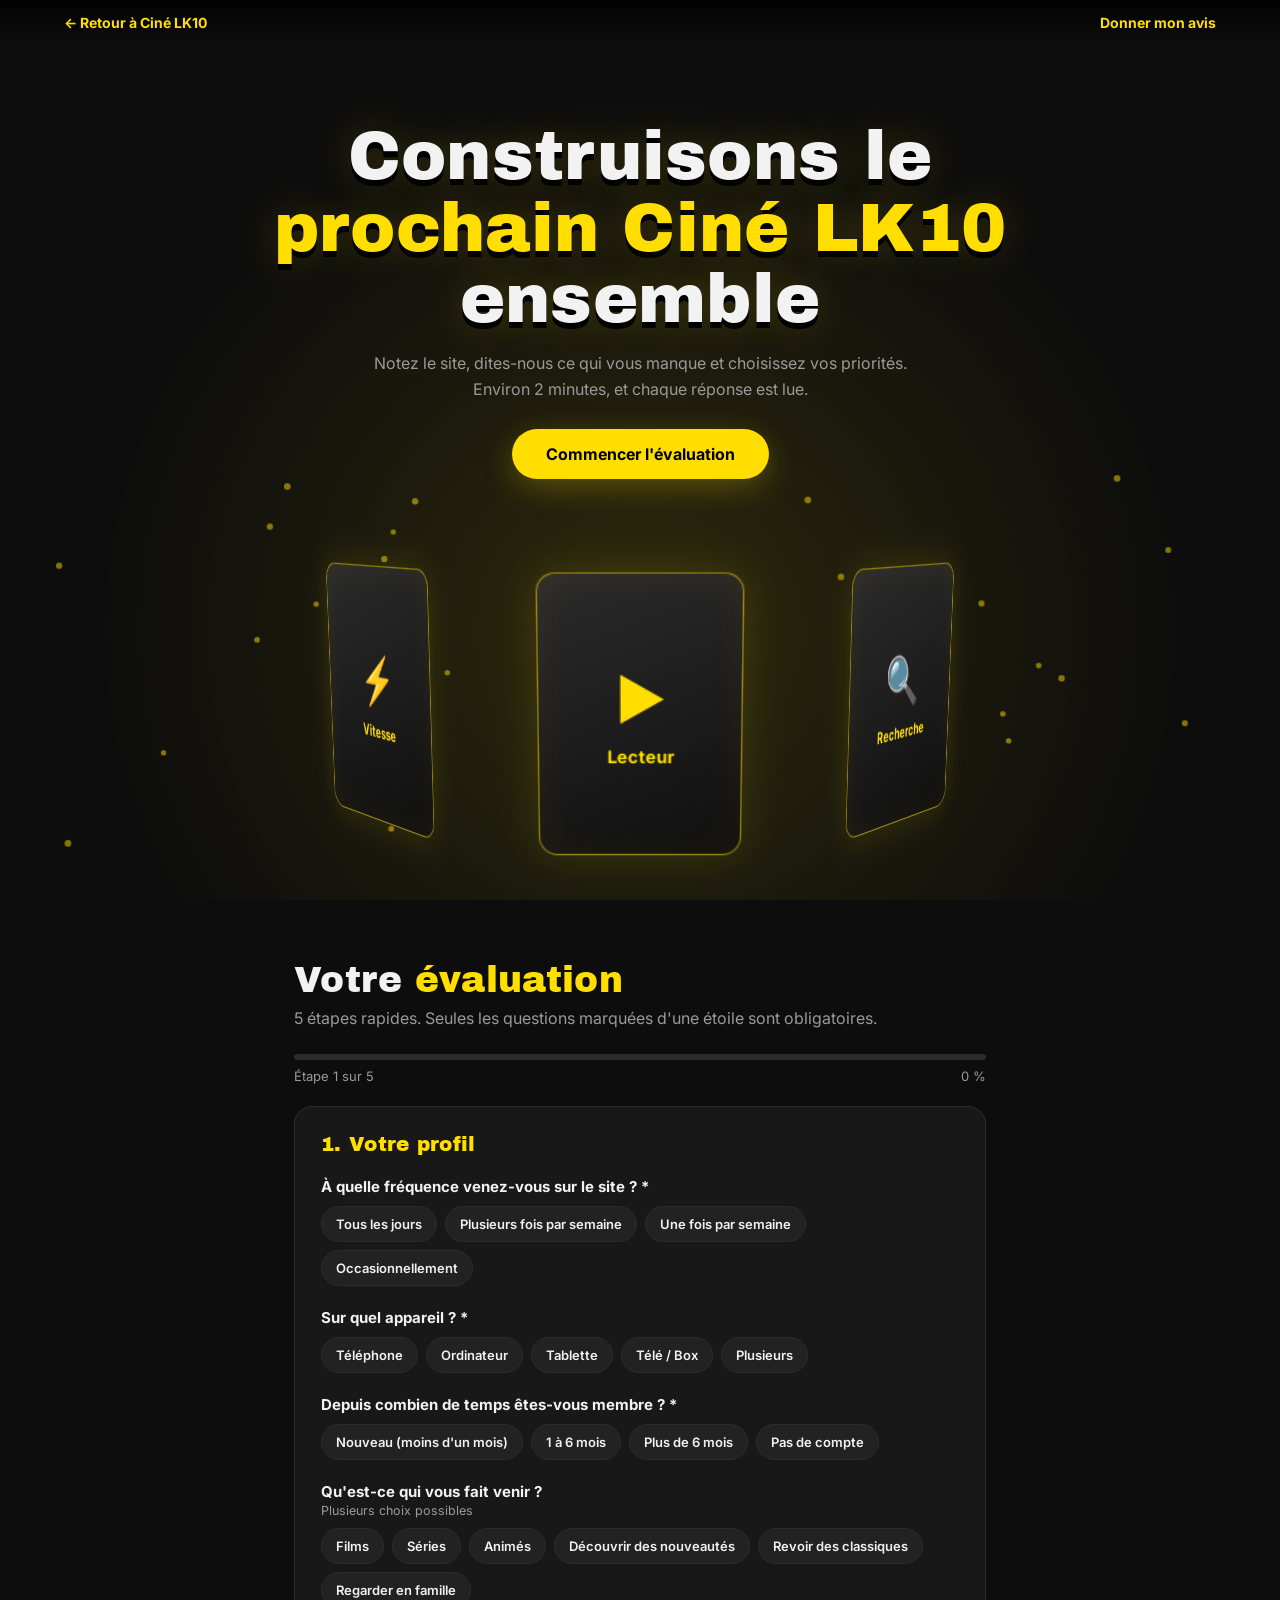
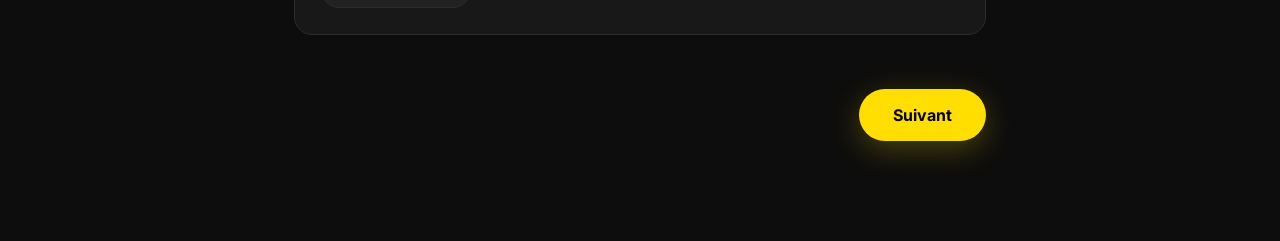
<file: suggestions.html>
<!DOCTYPE html>
<html lang="fr">
<head>
<meta charset="UTF-8">
<meta name="viewport" content="width=device-width, initial-scale=1, viewport-fit=cover">
<title>Ciné LK10 — Aidez-nous à améliorer le site</title>
<link rel="icon" type="image/png" href="asset/logolk10.png">
<link rel="preconnect" href="https://fonts.googleapis.com"><link rel="preconnect" href="https://fonts.gstatic.com" crossorigin>
<link href="https://fonts.googleapis.com/css2?family=Archivo+Black&family=Inter:wght@400;600;700&display=swap" rel="stylesheet">
<style>
:root{--y:#ffde00;--bg:#0d0d0d;--card:#181818;--line:#2c2c2c;--t:#f2f2f2;--g:#9a9a9a}
*{margin:0;padding:0;box-sizing:border-box}
html{scroll-behavior:smooth}
body{background:var(--bg);color:var(--t);font-family:Inter,Arial,sans-serif;overflow-x:hidden}
h1,h2,h3{font-family:'Archivo Black',Arial,sans-serif;font-weight:400;letter-spacing:.3px}
.top{position:fixed;top:0;left:0;right:0;z-index:20;display:flex;justify-content:space-between;align-items:center;padding:14px 5vw;background:linear-gradient(#000c,#0000)}
.top a{color:var(--y);text-decoration:none;font-weight:700;font-size:14px}
.hero{min-height:100vh;display:flex;flex-direction:column;align-items:center;justify-content:center;text-align:center;padding:90px 5vw 40px;position:relative;overflow:hidden;background:radial-gradient(ellipse at 50% 70%,#ffde0022,transparent 60%)}
.hero h1{font-size:clamp(30px,6vw,68px);line-height:1.05;max-width:900px;position:relative;z-index:2;text-shadow:0 6px 0 #000,0 0 40px #ffde0033}
.hero h1 span{color:var(--y)}
.hero p{color:var(--g);max-width:560px;margin:16px auto 26px;position:relative;z-index:2;line-height:1.6}
.btn{background:var(--y);color:#000;border:0;border-radius:40px;padding:15px 34px;font:700 16px Inter,sans-serif;cursor:pointer;transition:.25s;box-shadow:0 8px 30px #ffde0040;position:relative;z-index:2}
.btn:hover{transform:translateY(-3px) scale(1.04);box-shadow:0 14px 40px #ffde0066}
.btn.ghost{background:transparent;color:var(--y);border:1px solid var(--y);box-shadow:none}
.btn:disabled{opacity:.4;cursor:not-allowed;transform:none}
.scene{perspective:1100px;width:100%;height:340px;margin-top:10px;position:relative;z-index:1}
.tilt{width:100%;height:100%;transform-style:preserve-3d;transition:transform .15s ease-out;display:flex;align-items:center;justify-content:center}
.ring{position:relative;width:150px;height:210px;transform-style:preserve-3d;animation:spin 30s linear infinite;transform:rotateX(-8deg)}
@keyframes spin{to{transform:rotateX(-8deg) rotateY(360deg)}}
.c3{position:absolute;inset:0;border:1px solid #ffde0088;border-radius:14px;background:linear-gradient(160deg,#2b2b2b,#0f0f0f);transform:rotateY(calc(var(--i)*45deg)) translateZ(300px);display:flex;flex-direction:column;align-items:center;justify-content:center;gap:10px;font-weight:700;font-size:13px;color:var(--y);box-shadow:0 0 30px #ffde0022,inset 0 0 30px #ffde000d;backface-visibility:hidden}
.c3 b{font-size:40px}
.dots i{position:absolute;width:6px;height:6px;border-radius:50%;background:var(--y);opacity:.5;animation:fl 6s ease-in-out infinite}
@keyframes fl{50%{transform:translateY(-30px) translateZ(60px);opacity:1}}
.wrap{max-width:820px;margin:0 auto;padding:60px 5vw 100px}
.wrap>h2{font-size:clamp(24px,4vw,36px);margin-bottom:8px}.wrap>h2 span{color:var(--y)}
.sub{color:var(--g);margin-bottom:26px}
.bar{height:6px;background:var(--line);border-radius:6px;overflow:hidden;margin-bottom:8px}
.bar i{display:block;height:100%;width:0;background:var(--y);transition:width .5s;box-shadow:0 0 14px var(--y)}
.stepinfo{display:flex;justify-content:space-between;color:var(--g);font-size:13px;margin-bottom:22px}
.step{display:none;background:var(--card);border:1px solid var(--line);border-radius:18px;padding:26px}
.step.on{display:block;animation:in .5s cubic-bezier(.2,.8,.2,1)}
@keyframes in{from{opacity:0;transform:perspective(900px) rotateY(14deg) translateX(40px)}}
.step h3{font-size:20px;margin-bottom:4px;color:var(--y)}
.q{margin-top:22px;font-weight:700;font-size:15px}.q small{display:block;color:var(--g);font-weight:400;margin-top:2px}
.chips{display:flex;flex-wrap:wrap;gap:8px;margin-top:10px}
.chip{background:#222;border:1px solid var(--line);color:var(--t);padding:9px 14px;border-radius:30px;font:600 13px Inter,sans-serif;cursor:pointer;transition:.2s}
.chip:hover{border-color:var(--y);transform:translateY(-2px)}
.chip.on{background:var(--y);color:#000;border-color:var(--y)}
.rate{display:flex;align-items:center;justify-content:space-between;gap:10px;padding:11px 0;border-bottom:1px solid var(--line);flex-wrap:wrap}
.rate span{font-size:14px}.stars{display:flex;gap:4px}
.stars button{background:none;border:0;font-size:26px;color:#444;cursor:pointer;transition:.15s}
.stars button.on,.stars button.hv{color:var(--y);transform:scale(1.15)}
.cat{margin-top:22px;color:var(--y);font-weight:700;font-size:14px;text-transform:uppercase;letter-spacing:1px}
textarea,input[type=text],input[type=email]{width:100%;background:#0f0f0f;border:1px solid var(--line);border-radius:10px;color:var(--t);padding:12px;font:14px Inter,sans-serif;margin-top:10px;outline:0;resize:vertical}
textarea:focus,input:focus{border-color:var(--y)}
.nps{display:flex;gap:5px;flex-wrap:wrap;margin-top:10px}
.nps button{flex:1;min-width:34px;padding:10px 0;background:#222;border:1px solid var(--line);border-radius:8px;color:var(--t);font-weight:700;cursor:pointer}
.nps button.on{background:var(--y);color:#000}
.nav{display:flex;justify-content:space-between;margin-top:26px;gap:10px}
.err{color:#ff6b5e;font-size:13px;margin-top:12px;min-height:16px}
.hp{position:absolute;left:-9999px}
.done{display:none;text-align:center;padding:50px 20px;background:var(--card);border:1px solid var(--y);border-radius:18px}
.done .ok{font-size:70px;animation:pop .7s cubic-bezier(.2,1.6,.4,1)}
@keyframes pop{from{transform:scale(0) rotate(-90deg)}}
.cnt{color:var(--g);font-size:13px;margin-top:6px}
@media(max-width:640px){.c3{transform:rotateY(calc(var(--i)*45deg)) translateZ(200px)}.ring{width:110px;height:160px}.scene{height:260px}.step{padding:18px}}
@media(prefers-reduced-motion:reduce){*{animation:none!important;transition:none!important}}
</style>
</head>
<body>
<div class="top"><a href="index.html">← Retour à Ciné LK10</a><a href="#form">Donner mon avis</a></div>

<section class="hero">
  <h1>Construisons le <span>prochain Ciné LK10</span> ensemble</h1>
  <p>Notez le site, dites-nous ce qui vous manque et choisissez vos priorités. Environ 2 minutes, et chaque réponse est lue.</p>
  <button class="btn" onclick="document.getElementById('form').scrollIntoView()">Commencer l'évaluation</button>
  <div class="scene"><div class="tilt" id="tilt">
    <div class="dots" id="dots"></div>
    <div class="ring">
      <div class="c3" style="--i:0"><b>▶️</b>Lecteur</div><div class="c3" style="--i:1"><b>🔍</b>Recherche</div>
      <div class="c3" style="--i:2"><b>🎬</b>Catalogue</div><div class="c3" style="--i:3"><b>📱</b>Mobile</div>
      <div class="c3" style="--i:4"><b>🎨</b>Design</div><div class="c3" style="--i:5"><b>👥</b>Social</div>
      <div class="c3" style="--i:6"><b>🔔</b>Alertes</div><div class="c3" style="--i:7"><b>⚡</b>Vitesse</div>
    </div>
  </div></div>
</section>

<main class="wrap" id="form">
  <h2>Votre <span>évaluation</span></h2>
  <p class="sub">5 étapes rapides. Seules les questions marquées d'une étoile sont obligatoires.</p>
  <div class="bar"><i id="pb"></i></div>
  <div class="stepinfo"><span id="sl">Étape 1 sur 5</span><span id="sp">0 %</span></div>
  <input class="hp" id="website" tabindex="-1" autocomplete="off">

  <section class="step on" data-s="0">
    <h3>1. Votre profil</h3>
    <div class="q">À quelle fréquence venez-vous sur le site ? *</div><div class="chips" data-k="freq" data-m="1"></div>
    <div class="q">Sur quel appareil ? *</div><div class="chips" data-k="device" data-m="1"></div>
    <div class="q">Depuis combien de temps êtes-vous membre ? *</div><div class="chips" data-k="senior" data-m="1"></div>
    <div class="q">Qu'est-ce qui vous fait venir ? <small>Plusieurs choix possibles</small></div><div class="chips" data-k="uses"></div>
  </section>

  <section class="step" data-s="1">
    <h3>2. Notez le site actuel</h3><p class="sub" style="margin:4px 0 0">1 = à revoir, 5 = excellent *</p>
    <div id="rates"></div>
  </section>

  <section class="step" data-s="2">
    <h3>3. Ce que vous aimeriez voir</h3><p class="sub" style="margin:4px 0 0">Cochez tout ce qui vous plairait, minimum 3 *<br>Les fonctions déjà présentes (filtres, Top 10, nouveautés, sagas…) ne sont pas listées : la 1re catégorie propose de les améliorer.</p>
    <div id="ideas"></div><div class="cnt" id="ic">0 sélectionnée</div>
  </section>

  <section class="step" data-s="3">
    <h3>4. Vos priorités</h3>
    <div class="q">Votre top 3 parmi vos choix * <small>Les plus importants pour vous, dans l'ordre de clic</small></div>
    <div class="chips" id="prio"></div><div class="cnt" id="pc">0 / 3</div>
    <div class="q">Qu'est-ce qui vous a agacé ou bloqué sur le site ?</div><textarea id="pain" rows="3" maxlength="1200" placeholder="Bug, lenteur, page confuse, vidéo qui ne charge pas..."></textarea>
    <div class="q">Votre idée la plus folle ?</div><textarea id="idea" rows="3" maxlength="1200" placeholder="Rien n'est trop fou."></textarea>
    <div class="q">Recommanderiez-vous Ciné LK10 à un ami ? * <small>0 = jamais, 10 = sans hésiter</small></div><div class="nps" id="nps"></div>
  </section>

  <section class="step" data-s="4">
    <h3>5. Dernière étape</h3>
    <div class="q">Un mot de plus ? <small>Facultatif</small></div><textarea id="extra" rows="3" maxlength="1200"></textarea>
    <div class="q">Pseudo <small>Facultatif</small></div><input type="text" id="pseudo" maxlength="40">
    <div class="q">Email <small>Facultatif, pour vous prévenir quand votre idée est réalisée</small></div><input type="email" id="email" maxlength="120">
  </section>

  <div class="err" id="err"></div>
  <div class="nav"><button class="btn ghost" id="prev" onclick="go(-1)">Précédent</button><button class="btn" id="next" onclick="go(1)">Suivant</button></div>

  <div class="done" id="done"><div class="ok">🎬</div><h2 style="margin:14px 0 8px">Merci !</h2><p class="sub">Votre évaluation est bien reçue. Elle va servir à améliorer Ciné LK10.</p><a href="index.html"><button class="btn">Retour au site</button></a></div>
</main>

<script>
const API_URL='https://backend-cin-lk10.onrender.com';
const T0=Date.now();
const OPT={
 freq:['Tous les jours','Plusieurs fois par semaine','Une fois par semaine','Occasionnellement'],
 device:['Téléphone','Ordinateur','Tablette','Télé / Box','Plusieurs'],
 senior:['Nouveau (moins d\'un mois)','1 à 6 mois','Plus de 6 mois','Pas de compte'],
 uses:['Films','Séries','Animés','Découvrir des nouveautés','Revoir des classiques','Regarder en famille']
};
const RATES=['Design général','Rapidité de chargement','Choix du catalogue','Recherche et filtres','Lecteur vidéo','Confort sur mobile','Clarté de la navigation','Inscription / connexion','Wishboard (demandes)','Notifications'];
const IDEAS={
 '🛠️ Améliorer l\'existant':['Filtres combinables (plusieurs genres + durée)','Filtre VF / VOSTFR','Filtre par plateforme (Netflix, Prime…)','Top 10 par genre ou par semaine','Recherche avec suggestions et tolérance aux fautes','Fiche film plus complète (durée, réalisateur)','Lien de secours si une source ne marche plus','Avis avec likes et réponses','Suivi plus clair de mes demandes Wishboard','Historique triable et effaçable'],
 '🎞️ Lecteur':['Épisode suivant automatique','Reprise à la minute exacte','Sauter l\'intro / générique','Raccourcis clavier','Mode cinéma (lumières éteintes)','Lecture en fenêtre flottante','Épisodes déjà vus marqués','Mémoriser ma langue VF / VOSTFR'],
 '🧭 Découverte':['Recommandations personnalisées','Films similaires sous chaque fiche','Recherche vocale','Recherche par ambiance ou humeur','Assistant IA « que regarder ce soir ? »','Calendrier des sorties et nouveaux épisodes','Collections thématiques (soirée horreur, feel-good…)','Classements par décennie'],
 '👥 Social':['Profils multiples (famille)','Mon Top partageable en public','Suivre d\'autres membres','Soirée ciné synchronisée','Badges et niveaux','Classement des membres actifs','Sondage de la semaine','Réactions rapides (emoji) sur les avis'],
 '🔐 Compte':['Connexion Google ou Discord','Contrôle parental / profil enfant','Import / export de ma liste','Mes statistiques de visionnage','Récap de l\'année','Thèmes de couleur'],
 '🔔 Alertes':['Alerte nouvel épisode d\'une série suivie','Mail quand ma demande est ajoutée','Newsletter hebdomadaire','Notifications navigateur','Rappel pour reprendre mon film','Annonces de maintenance'],
 '🎨 Design':['Mode clair','Animations plus fluides','Navigation mobile simplifiée','Accueil personnalisable (ordre des rangées)','Affiches plus grandes ou mode compact','Meilleure accessibilité (contraste, taille du texte)','Tutoriel de bienvenue','Chargement avec squelettes'],
 '📱 Technique':['Application installable (PWA)','Application Android / iOS','Chromecast / AirPlay','Chargement plus rapide des images','Mode économie de données','Version pour télé','Mode hors-ligne partiel','Page d\'état des serveurs'],
 '🛟 Communauté':['FAQ / centre d\'aide','Roadmap publique','Votes sur les futures idées','Actualités du site','Contact direct avec l\'équipe','Système de tickets']
};
const S={freq:'',device:'',senior:'',uses:[],rates:{},wants:[],prio:[],nps:null};
let step=0;const $=id=>document.getElementById(id);

// chips simples
document.querySelectorAll('.chips[data-k]').forEach(w=>{const k=w.dataset.k,m=w.dataset.m;
 OPT[k].forEach(o=>{const b=document.createElement('button');b.className='chip';b.textContent=o;b.onclick=()=>{
  if(m){S[k]=o;w.querySelectorAll('.chip').forEach(c=>c.classList.toggle('on',c===b))}
  else{b.classList.toggle('on');S[k]=[...w.querySelectorAll('.chip.on')].map(c=>c.textContent)}};w.appendChild(b)})});
// notes
RATES.forEach(r=>{const d=document.createElement('div');d.className='rate';d.innerHTML='<span>'+r+'</span><div class="stars"></div>';const st=d.querySelector('.stars');
 for(let i=1;i<=5;i++){const b=document.createElement('button');b.textContent='★';
  b.onmouseenter=()=>[...st.children].forEach((c,j)=>c.classList.toggle('hv',j<i));b.onmouseleave=()=>[...st.children].forEach(c=>c.classList.remove('hv'));
  b.onclick=()=>{S.rates[r]=i;[...st.children].forEach((c,j)=>c.classList.toggle('on',j<i))};st.appendChild(b)}
 $('rates').appendChild(d)});
// idées
Object.entries(IDEAS).forEach(([c,a])=>{const h=document.createElement('div');h.className='cat';h.textContent=c;const w=document.createElement('div');w.className='chips';
 a.forEach(o=>{const b=document.createElement('button');b.className='chip';b.textContent=o;b.onclick=()=>{b.classList.toggle('on');const v=c.replace(/^\S+\s/,'')+' › '+o;
  S.wants=b.classList.contains('on')?[...S.wants,v]:S.wants.filter(x=>x!==v);S.prio=S.prio.filter(x=>S.wants.includes(x));$('ic').textContent=S.wants.length+' sélectionnée'+(S.wants.length>1?'s':'')};w.appendChild(b)});
 $('ideas').append(h,w)});
// NPS
for(let i=0;i<=10;i++){const b=document.createElement('button');b.textContent=i;b.onclick=()=>{S.nps=i;[...$('nps').children].forEach((c,j)=>c.classList.toggle('on',j===i))};$('nps').appendChild(b)}
function buildPrio(){$('prio').innerHTML='';S.wants.forEach(v=>{const b=document.createElement('button');b.className='chip'+(S.prio.includes(v)?' on':'');b.textContent=v.split(' › ')[1];b.title=v;
 b.onclick=()=>{if(S.prio.includes(v))S.prio=S.prio.filter(x=>x!==v);else if(S.prio.length<3)S.prio.push(v);else return;b.classList.toggle('on');$('pc').textContent=S.prio.length+' / 3'};$('prio').appendChild(b)});$('pc').textContent=S.prio.length+' / 3'}

function check(){
 if(step===0&&(!S.freq||!S.device||!S.senior))return'Merci de répondre aux 3 premières questions.';
 if(step===1&&Object.keys(S.rates).length<RATES.length)return'Merci de noter chaque élément ('+Object.keys(S.rates).length+'/'+RATES.length+').';
 if(step===2&&S.wants.length<3)return'Choisissez au moins 3 idées.';
 if(step===3){if(!S.prio.length)return'Choisissez au moins 1 priorité.';if(S.nps===null)return'Indiquez une note de recommandation.'}
 if(step===4){const e=$('email').value.trim();if(e&&!/^\S+@\S+\.\S+$/.test(e))return'Email invalide.'}
 return''}
function go(d){
 if(d>0){const e=check();$('err').textContent=e;if(e)return;if(step===4)return send();}
 else $('err').textContent='';
 step=Math.max(0,Math.min(4,step+d));if(step===3)buildPrio();
 document.querySelectorAll('.step').forEach(s=>s.classList.toggle('on',+s.dataset.s===step));
 const p=Math.round(step/5*100);$('pb').style.width=p+'%';$('sp').textContent=p+' %';$('sl').textContent='Étape '+(step+1)+' sur 5';
 $('prev').style.visibility=step?'visible':'hidden';$('next').textContent=step===4?'Envoyer mon évaluation':'Suivant';
 document.getElementById('form').scrollIntoView()}
async function send(){
 const b=$('next');b.disabled=true;b.textContent='Envoi...';
 const body={profile:{freq:S.freq,device:S.device,senior:S.senior,uses:S.uses},ratings:S.rates,wants:S.wants,priorities:S.prio,nps:S.nps,
  pain:$('pain').value,idea:$('idea').value,extra:$('extra').value,pseudo:$('pseudo').value,email:$('email').value,website:$('website').value,fillSeconds:Math.round((Date.now()-T0)/1000)};
 try{const r=await fetch(API_URL+'/api/suggestions',{method:'POST',headers:{'Content-Type':'application/json'},body:JSON.stringify(body)});
  const j=await r.json();if(!j.success)throw new Error(j.message||'Erreur');
  document.querySelectorAll('.step,.nav,.bar,.stepinfo,.sub,.wrap>h2,.err').forEach(e=>e.style.display='none');$('done').style.display='block';$('done').scrollIntoView()}
 catch(e){$('err').textContent=(e.message||'Erreur')+' — le serveur démarre peut-être, réessayez dans quelques secondes.';b.disabled=false;b.textContent='Envoyer mon évaluation'}}
$('prev').style.visibility='hidden';

// 3D
const tl=$('tilt');addEventListener('mousemove',e=>{const x=e.clientX/innerWidth-.5,y=e.clientY/innerHeight-.5;tl.style.transform=`rotateY(${x*24}deg) rotateX(${-y*14}deg)`});
addEventListener('deviceorientation',e=>{if(e.gamma==null)return;tl.style.transform=`rotateY(${e.gamma/3}deg) rotateX(${(e.beta-45)/-6}deg)`});
for(let i=0;i<26;i++){const d=document.createElement('i');d.style.cssText=`left:${Math.random()*100}%;top:${Math.random()*100}%;animation-delay:${Math.random()*6}s;transform:translateZ(${Math.random()*300-150}px)`;$('dots').appendChild(d)}
$('dots').style.cssText='position:absolute;inset:0;transform-style:preserve-3d';
</script>
</body>
</html>
</file>
